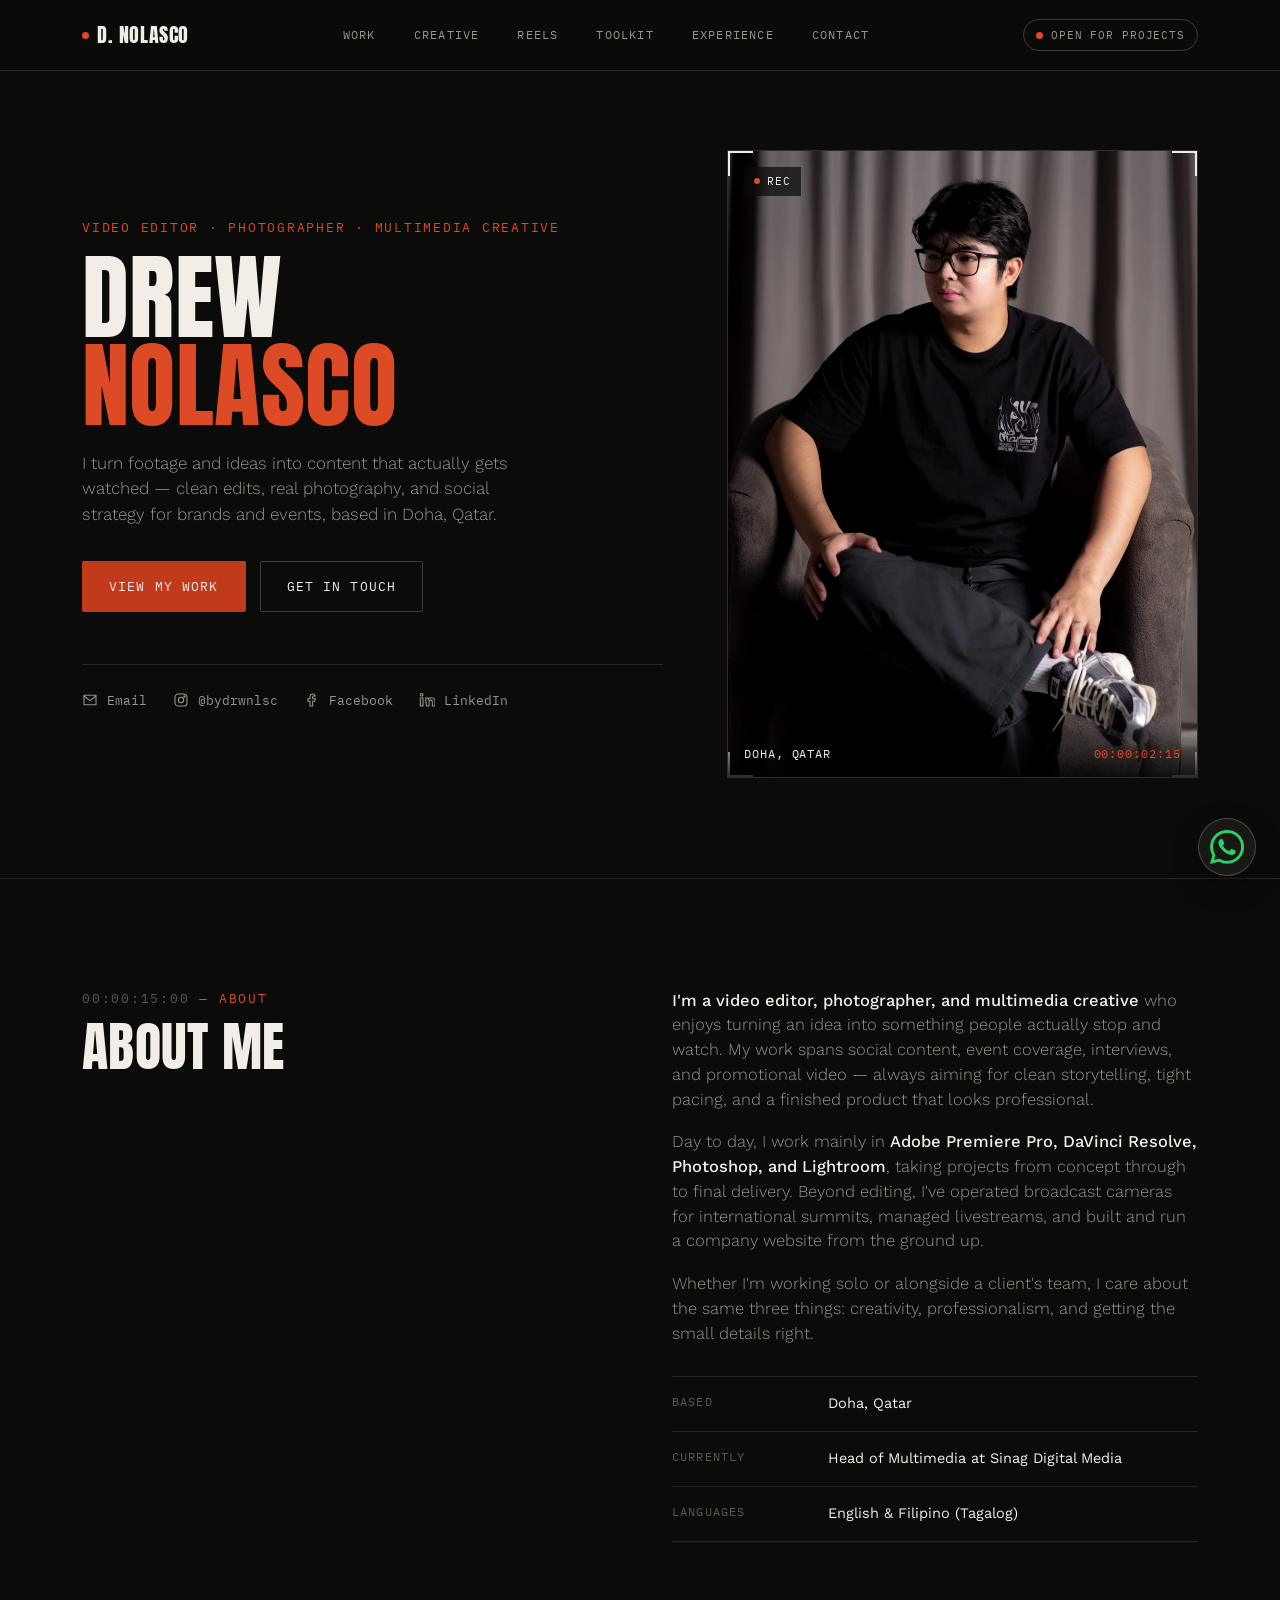
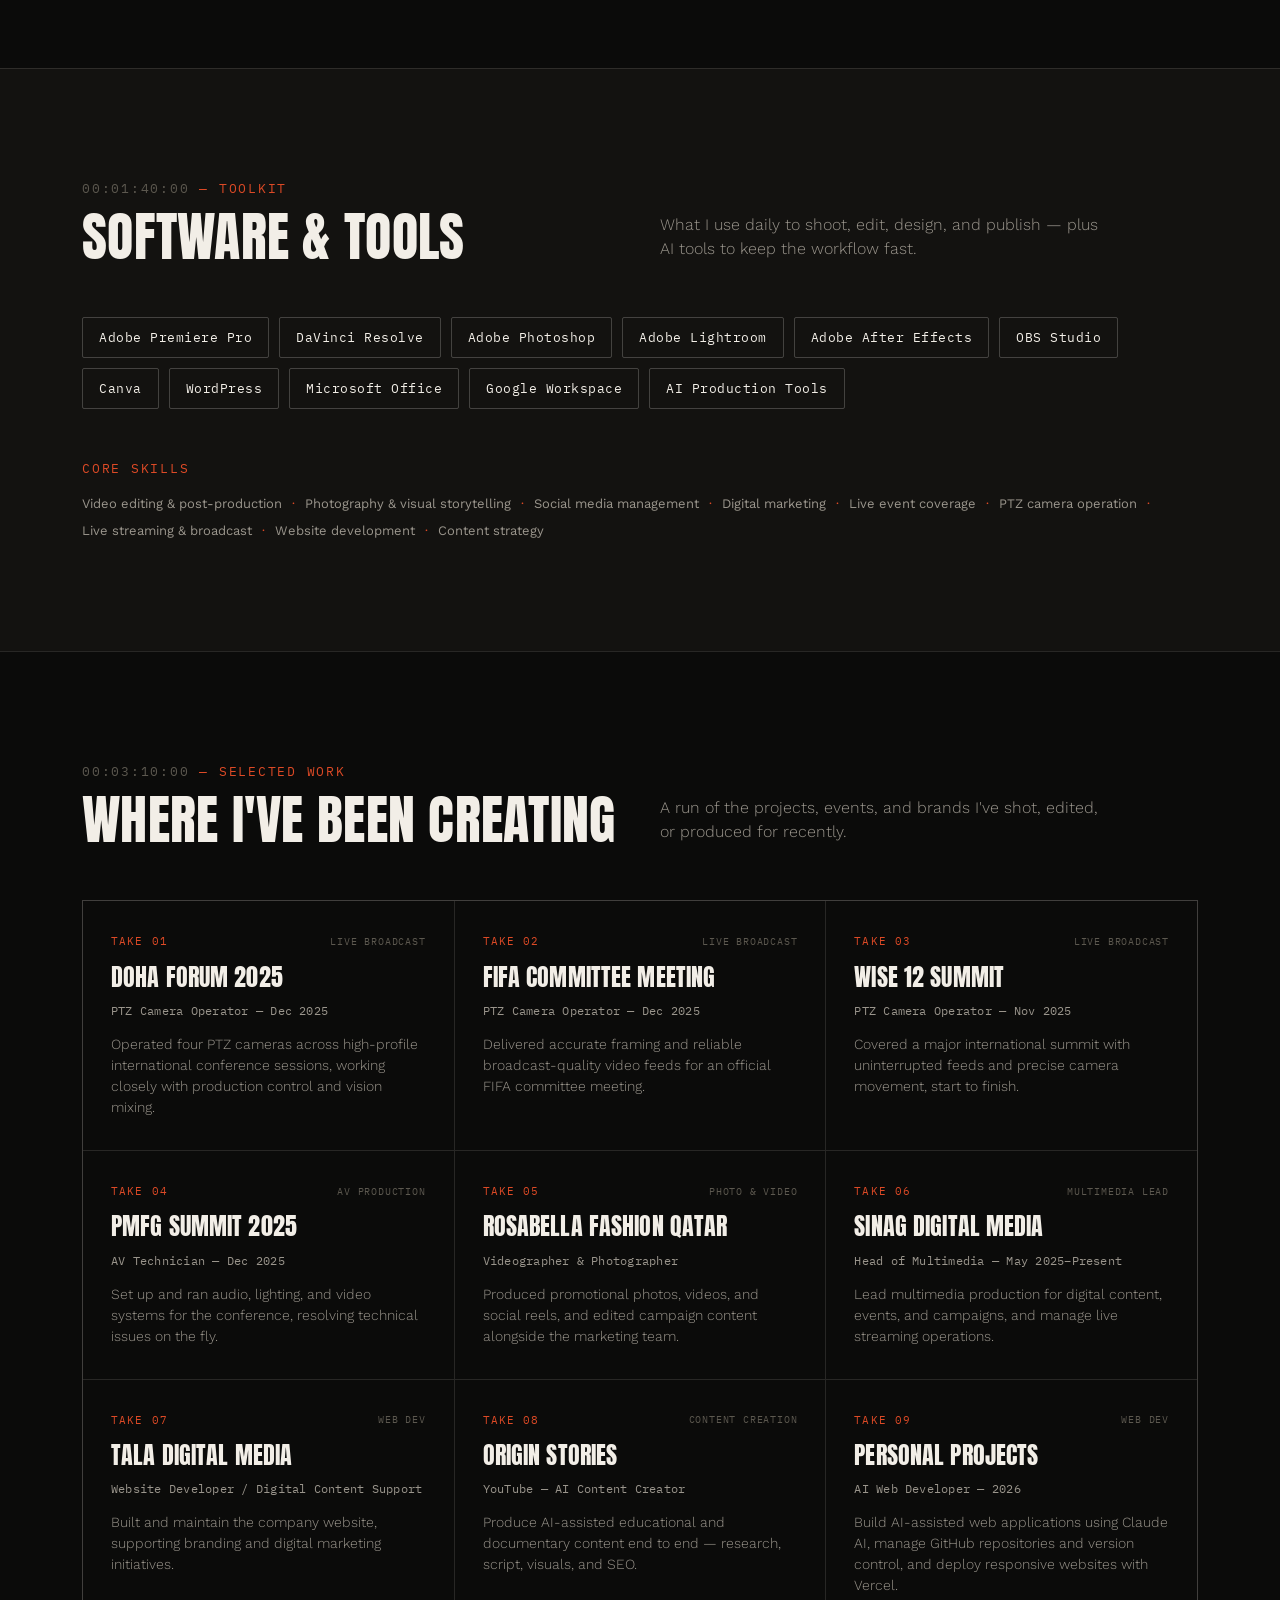
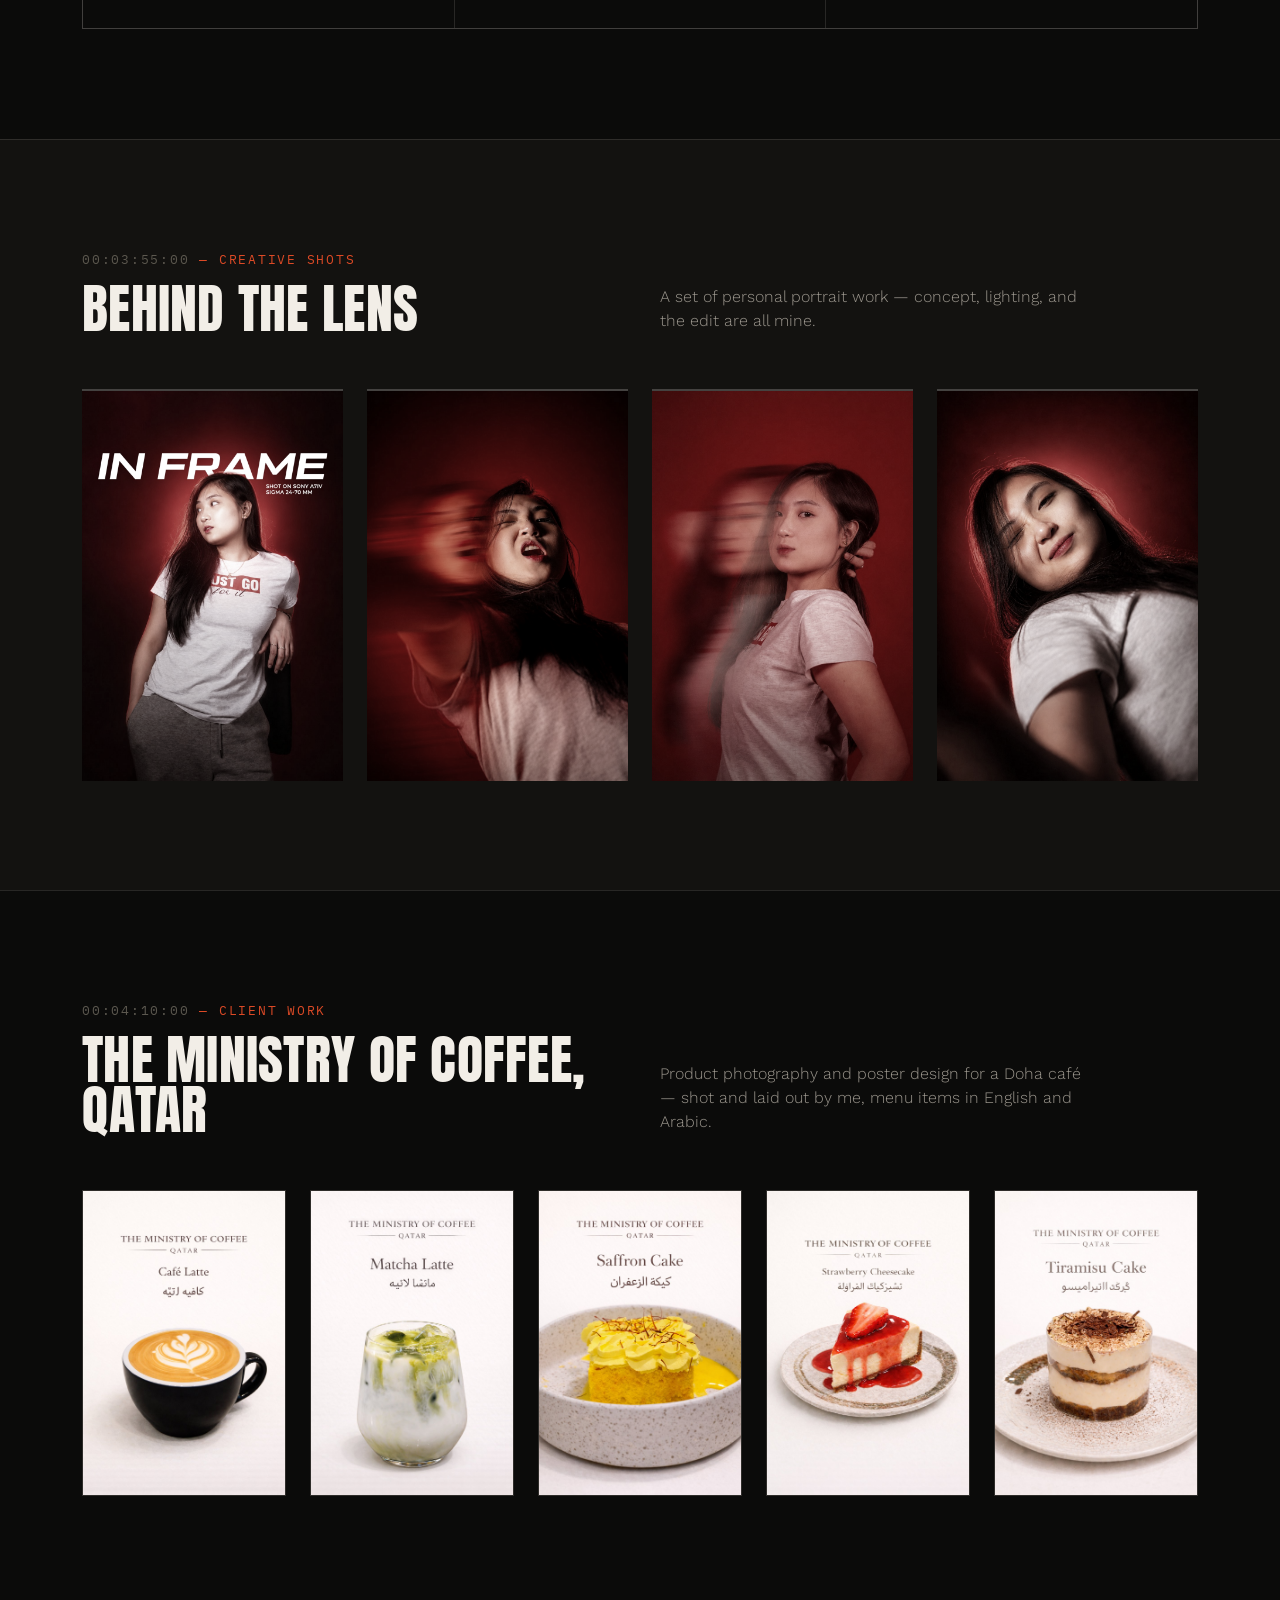
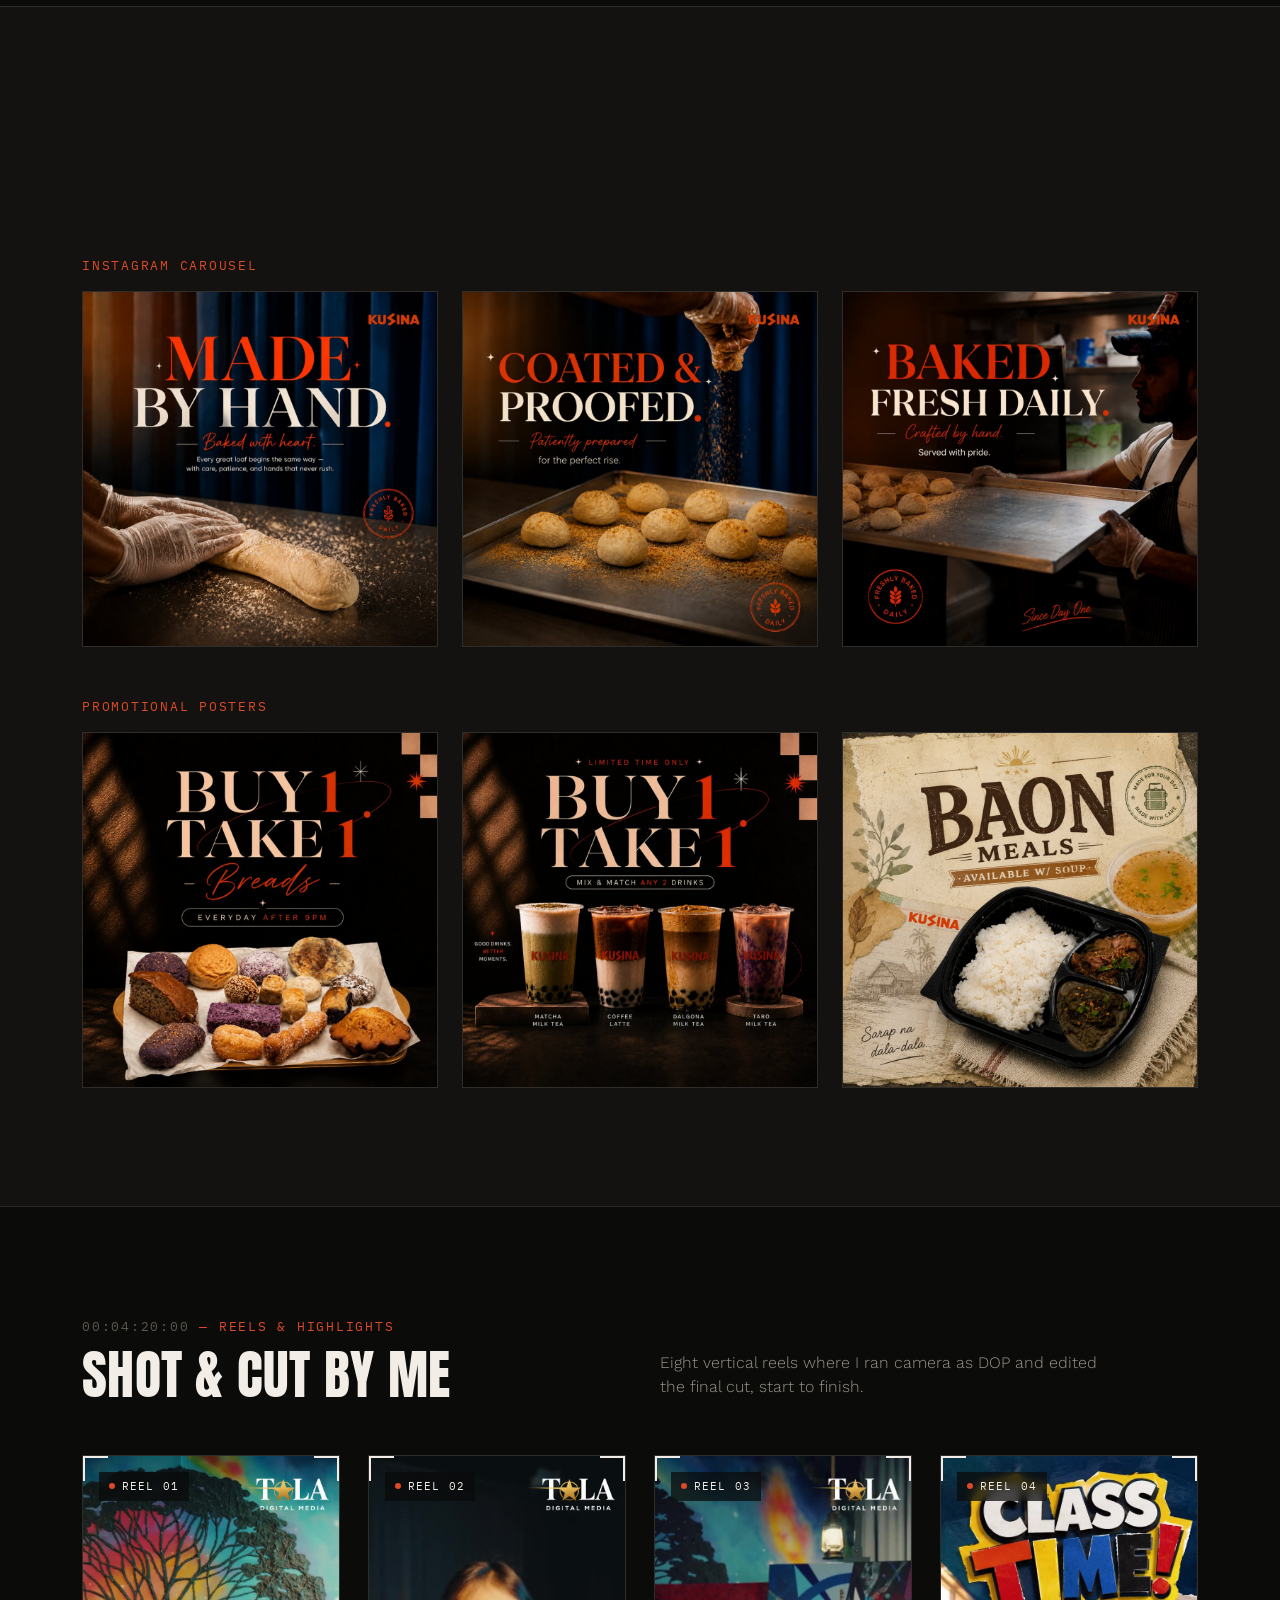
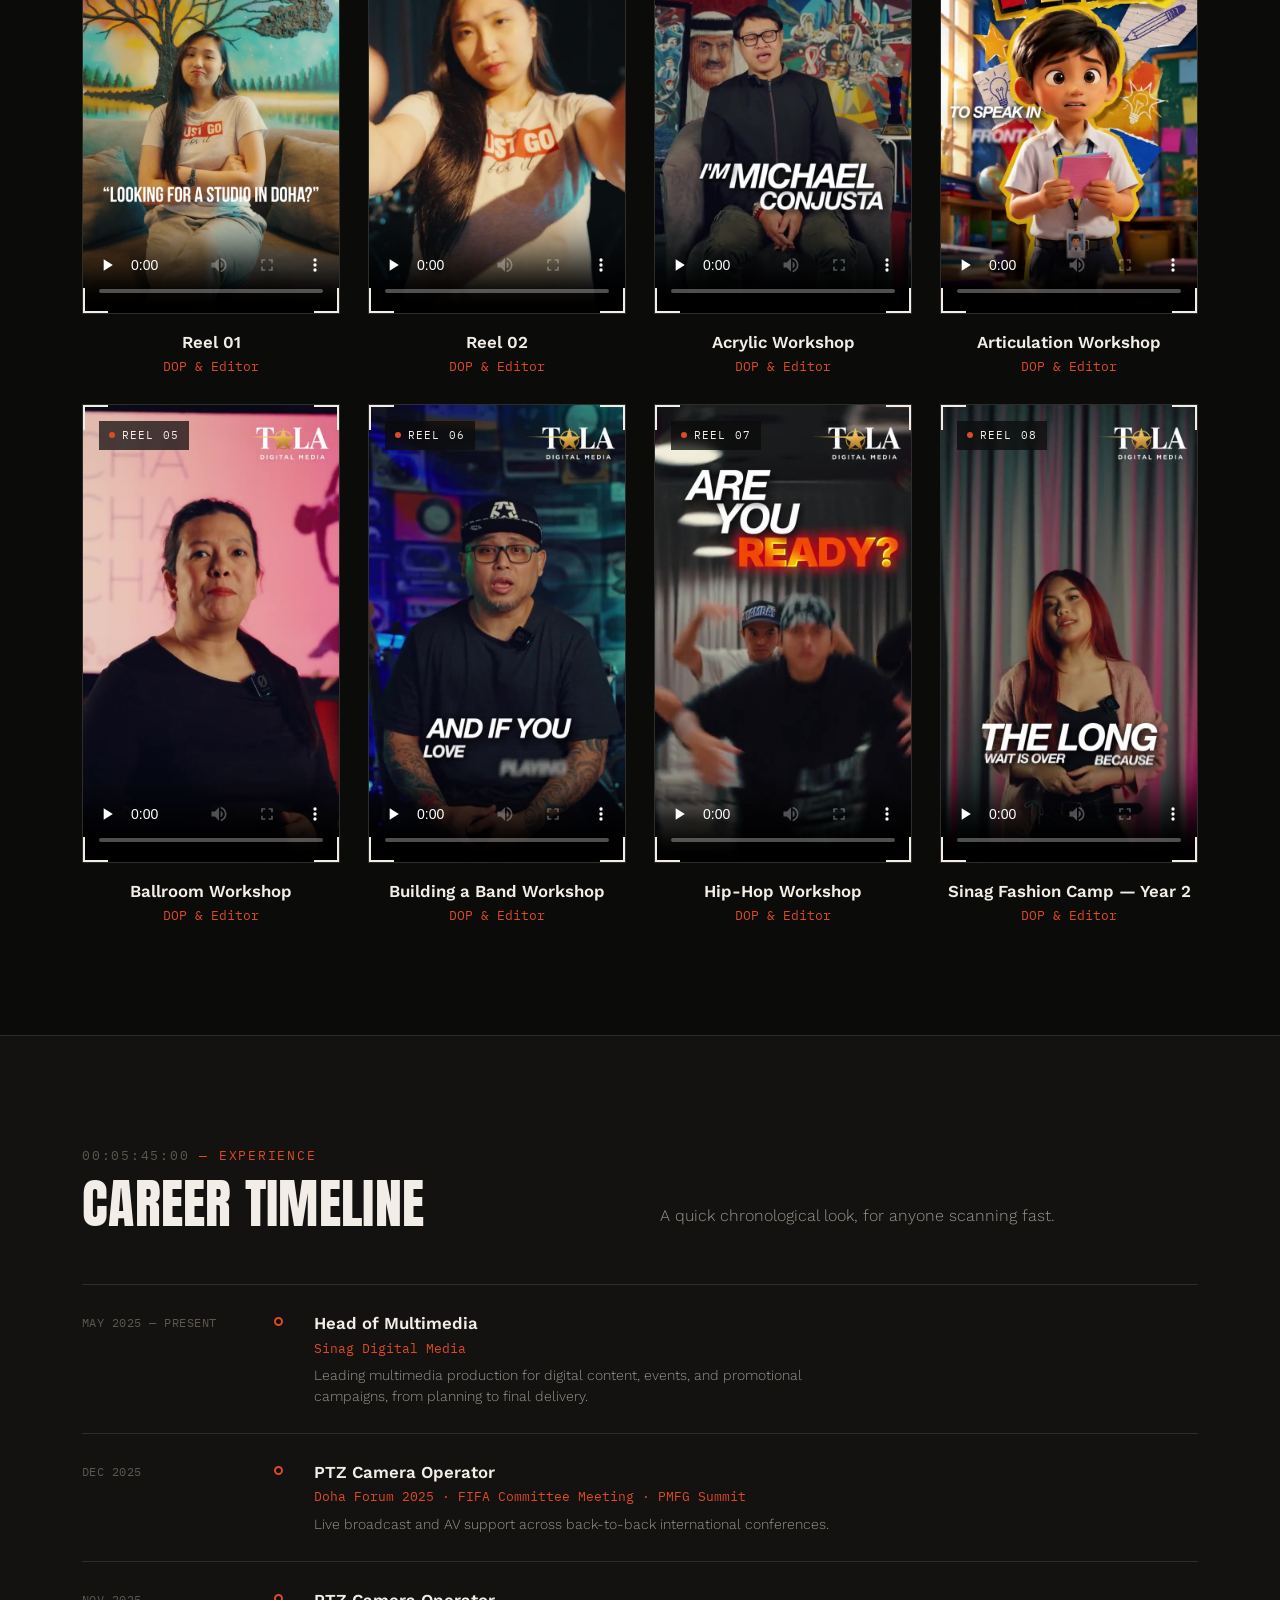
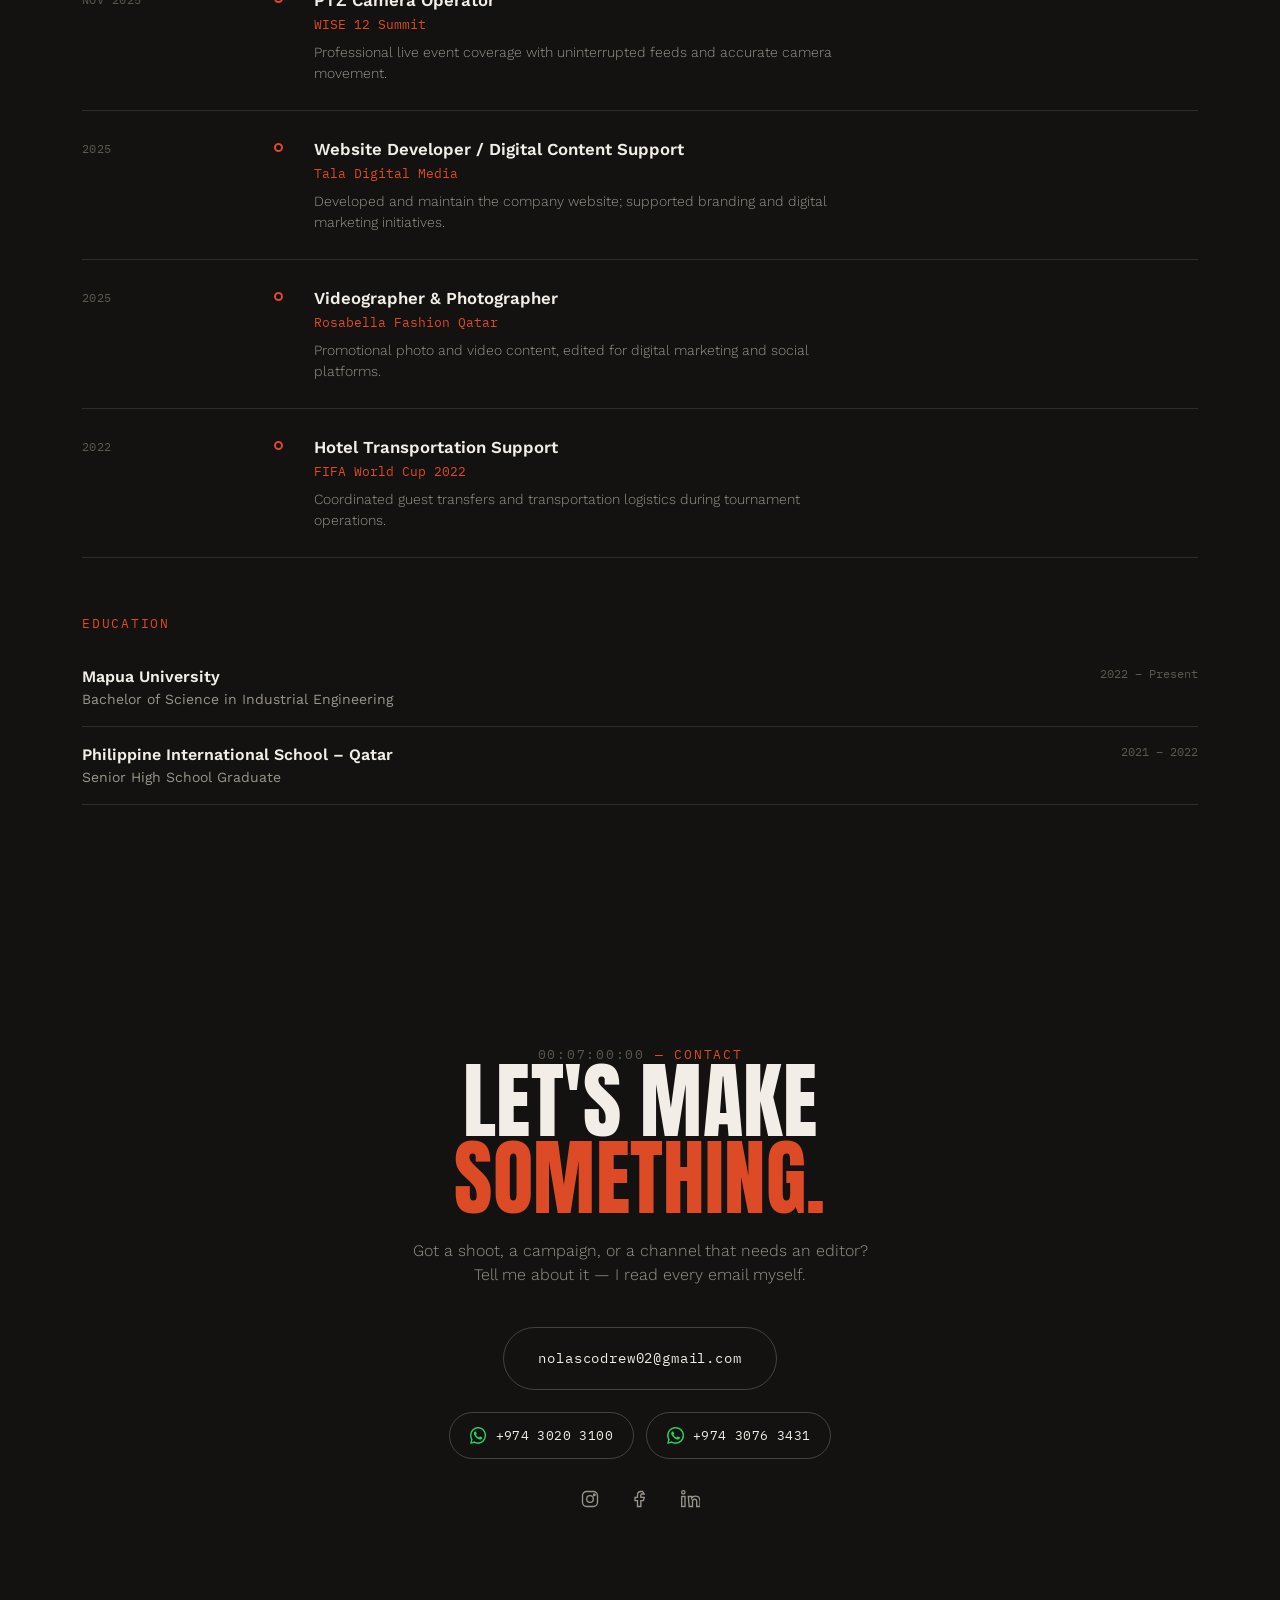
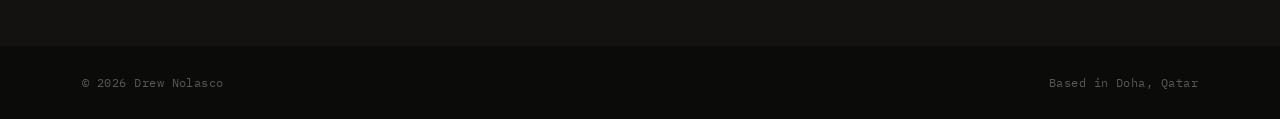
<file: index.html>
<!DOCTYPE html>
<html lang="en">
<head>
<meta charset="UTF-8">
<meta name="viewport" content="width=device-width, initial-scale=1.0">
<title>Drew Nolasco — Video Editor, Photographer &amp; Multimedia Creative</title>
<meta name="description" content="Drew Nolasco is a video editor, photographer, and multimedia creative based in Doha, Qatar, working across live broadcast, social content, and brand campaigns.">
<link rel="preconnect" href="https://fonts.googleapis.com">
<link rel="preconnect" href="https://fonts.gstatic.com" crossorigin>
<link href="https://fonts.googleapis.com/css2?family=Anton&family=IBM+Plex+Mono:wght@400;500;600&family=Work+Sans:wght@300;400;500;600;700&display=swap" rel="stylesheet">
<link rel="stylesheet" href="css/style.css">
</head>
<body>

<header class="site-nav">
  <div class="nav-inner">
    <a href="#top" class="brand"><span class="dot"></span>D. NOLASCO</a>
    <nav class="links">
      <a class="navlink" href="#work">Work</a>
      <a class="navlink" href="#creative">Creative</a>
      <a class="navlink" href="#reels">Reels</a>
      <a class="navlink" href="#toolkit">Toolkit</a>
      <a class="navlink" href="#experience">Experience</a>
      <a class="navlink" href="#contact">Contact</a>
    </nav>
    <div class="status-pill"><span class="rec-dot"></span> Open for projects</div>
    <button class="menu-btn" id="menuBtn" aria-label="Toggle menu" aria-expanded="false"><span></span><span></span><span></span></button>
  </div>
</header>

<main id="top">

  <!-- HERO -->
  <section class="hero">
    <div class="wrap hero-grid">
      <div class="hero-copy">
        <div class="eyebrow">Video Editor · Photographer · Multimedia Creative</div>
        <h1>DREW<br><span class="accent">NOLASCO</span></h1>
        <p class="hero-tag">I turn footage and ideas into content that actually gets watched — clean edits, real photography, and social strategy for brands and events, based in Doha, Qatar.</p>
        <div class="hero-ctas">
          <a href="#work" class="btn btn-primary">View my work</a>
          <a href="#contact" class="btn btn-ghost">Get in touch</a>
        </div>
        <div class="hero-socials">
          <a class="social-item" href="mailto:nolascodrew02@gmail.com">
            <svg viewBox="0 0 24 24" fill="none" stroke="currentColor" stroke-width="1.6"><path d="M3 5h18v14H3z"/><path d="m3 6 9 7 9-7"/></svg>
            Email
          </a>
          <a class="social-item" href="https://www.instagram.com/bydrwnlsc/" target="_blank" rel="noopener">
            <svg viewBox="0 0 24 24" fill="none" stroke="currentColor" stroke-width="1.6"><rect x="3" y="3" width="18" height="18" rx="5"/><circle cx="12" cy="12" r="4"/><circle cx="17.2" cy="6.8" r="1"/></svg>
            @bydrwnlsc
          </a>
          <a class="social-item" href="https://www.facebook.com/drew.dhiren.nolasco" target="_blank" rel="noopener">
            <svg viewBox="0 0 24 24" fill="none" stroke="currentColor" stroke-width="1.6"><path d="M15 3h-2a4 4 0 0 0-4 4v3H6v4h3v7h4v-7h3l1-4h-4V7a1 1 0 0 1 1-1h3z"/></svg>
            Facebook
          </a>
          <a class="social-item" href="https://www.linkedin.com/in/drewnolasco/" target="_blank" rel="noopener">
            <svg viewBox="0 0 24 24" fill="none" stroke="currentColor" stroke-width="1.6"><rect x="2" y="9" width="4" height="12"/><circle cx="4" cy="4" r="2"/><path d="M10 9h4v2c1-1.6 2.6-2.4 4.5-2.4 3 0 5.5 2 5.5 5.9V21h-4v-6c0-1.7-1-2.8-2.5-2.8S15 13.3 15 15v6h-4z"/></svg>
            LinkedIn
          </a>
        </div>
      </div>

      <div class="hero-photo-wrap" data-reveal>
        <div class="frame tilt">
          <img src="assets/images/hero.jpg" alt="Portrait of Drew Nolasco">
          <span class="corner tl"></span><span class="corner tr"></span><span class="corner bl"></span><span class="corner br"></span>
          <div class="frame-tag"><span class="dot"></span>REC</div>
          <div class="frame-bar"><span>DOHA, QATAR</span><span id="tc">00:00:00:00</span></div>
        </div>
      </div>
    </div>
  </section>

  <!-- ABOUT -->
  <section class="section" id="about">
    <div class="wrap about-grid">
      <div data-reveal>
        <div class="eyebrow"><span class="tc">00:00:15:00</span> — About</div>
        <h2 style="font-size:clamp(2.2rem,4.4vw,3.4rem);margin-top:14px;">About me</h2>
      </div>
      <div class="about-body" data-reveal>
        <p><strong>I'm a video editor, photographer, and multimedia creative</strong> who enjoys turning an idea into something people actually stop and watch. My work spans social content, event coverage, interviews, and promotional video — always aiming for clean storytelling, tight pacing, and a finished product that looks professional.</p>
        <p>Day to day, I work mainly in <strong>Adobe Premiere Pro, DaVinci Resolve, Photoshop, and Lightroom</strong>, taking projects from concept through to final delivery. Beyond editing, I've operated broadcast cameras for international summits, managed livestreams, and built and run a company website from the ground up.</p>
        <p>Whether I'm working solo or alongside a client's team, I care about the same three things: creativity, professionalism, and getting the small details right.</p>
        <dl class="facts">
          <div class="fact"><dt>Based</dt><dd>Doha, Qatar</dd></div>
          <div class="fact"><dt>Currently</dt><dd>Head of Multimedia at Sinag Digital Media</dd></div>
          <div class="fact"><dt>Languages</dt><dd>English &amp; Filipino (Tagalog)</dd></div>
        </dl>
      </div>
    </div>
  </section>

  <!-- TOOLKIT -->
  <section class="section alt" id="toolkit">
    <div class="wrap">
      <div class="section-head" data-reveal>
        <div>
          <div class="eyebrow"><span class="tc">00:01:40:00</span> — Toolkit</div>
          <h2>Software &amp; tools</h2>
        </div>
        <p>What I use daily to shoot, edit, design, and publish — plus AI tools to keep the workflow fast.</p>
      </div>
      <div class="chip-row" data-reveal>
        <span class="chip">Adobe Premiere Pro</span>
        <span class="chip">DaVinci Resolve</span>
        <span class="chip">Adobe Photoshop</span>
        <span class="chip">Adobe Lightroom</span>
        <span class="chip">Adobe After Effects</span>
        <span class="chip">OBS Studio</span>
        <span class="chip">Canva</span>
        <span class="chip">WordPress</span>
        <span class="chip">Microsoft Office</span>
        <span class="chip">Google Workspace</span>
        <span class="chip">AI Production Tools</span>
      </div>
      <div class="toolkit-sub" data-reveal>
        <div class="eyebrow">Core skills</div>
        <div class="skill-row">
          <span>Video editing &amp; post-production</span>
          <span>Photography &amp; visual storytelling</span>
          <span>Social media management</span>
          <span>Digital marketing</span>
          <span>Live event coverage</span>
          <span>PTZ camera operation</span>
          <span>Live streaming &amp; broadcast</span>
          <span>Website development</span>
          <span>Content strategy</span>
        </div>
      </div>
    </div>
  </section>

  <!-- WORK -->
  <section class="section" id="work">
    <div class="wrap">
      <div class="section-head" data-reveal>
        <div>
          <div class="eyebrow"><span class="tc">00:03:10:00</span> — Selected work</div>
          <h2>Where I've been creating</h2>
        </div>
        <p>A run of the projects, events, and brands I've shot, edited, or produced for recently.</p>
      </div>

      <div class="work-grid" data-reveal>
        <div class="work-card">
          <div class="work-top"><span class="take">TAKE 01</span><span class="tag">Live Broadcast</span></div>
          <h3>Doha Forum 2025</h3>
          <div class="work-role">PTZ Camera Operator — Dec 2025</div>
          <p>Operated four PTZ cameras across high-profile international conference sessions, working closely with production control and vision mixing.</p>
        </div>
        <div class="work-card">
          <div class="work-top"><span class="take">TAKE 02</span><span class="tag">Live Broadcast</span></div>
          <h3>FIFA Committee Meeting</h3>
          <div class="work-role">PTZ Camera Operator — Dec 2025</div>
          <p>Delivered accurate framing and reliable broadcast-quality video feeds for an official FIFA committee meeting.</p>
        </div>
        <div class="work-card">
          <div class="work-top"><span class="take">TAKE 03</span><span class="tag">Live Broadcast</span></div>
          <h3>WISE 12 Summit</h3>
          <div class="work-role">PTZ Camera Operator — Nov 2025</div>
          <p>Covered a major international summit with uninterrupted feeds and precise camera movement, start to finish.</p>
        </div>
        <div class="work-card">
          <div class="work-top"><span class="take">TAKE 04</span><span class="tag">AV Production</span></div>
          <h3>PMFG Summit 2025</h3>
          <div class="work-role">AV Technician — Dec 2025</div>
          <p>Set up and ran audio, lighting, and video systems for the conference, resolving technical issues on the fly.</p>
        </div>
        <div class="work-card">
          <div class="work-top"><span class="take">TAKE 05</span><span class="tag">Photo &amp; Video</span></div>
          <h3>Rosabella Fashion Qatar</h3>
          <div class="work-role">Videographer &amp; Photographer</div>
          <p>Produced promotional photos, videos, and social reels, and edited campaign content alongside the marketing team.</p>
        </div>
        <div class="work-card">
          <div class="work-top"><span class="take">TAKE 06</span><span class="tag">Multimedia Lead</span></div>
          <h3>Sinag Digital Media</h3>
          <div class="work-role">Head of Multimedia — May 2025–Present</div>
          <p>Lead multimedia production for digital content, events, and campaigns, and manage live streaming operations.</p>
        </div>
        <div class="work-card">
          <div class="work-top"><span class="take">TAKE 07</span><span class="tag">Web Dev</span></div>
          <h3>Tala Digital Media</h3>
          <div class="work-role">Website Developer / Digital Content Support</div>
          <p>Built and maintain the company website, supporting branding and digital marketing initiatives.</p>
        </div>
        <div class="work-card">
          <div class="work-top"><span class="take">TAKE 08</span><span class="tag">Content Creation</span></div>
          <h3>Origin Stories</h3>
          <div class="work-role">YouTube — AI Content Creator</div>
          <p>Produce AI-assisted educational and documentary content end to end — research, script, visuals, and SEO.</p>
        </div>
        <div class="work-card">
          <div class="work-top"><span class="take">TAKE 09</span><span class="tag">Web Dev</span></div>
          <h3>Personal Projects</h3>
          <div class="work-role">AI Web Developer — 2026</div>
          <p>Build AI-assisted web applications using Claude AI, manage GitHub repositories and version control, and deploy responsive websites with Vercel.</p>
        </div>
      </div>
    </div>
  </section>

  <!-- CREATIVE SHOTS -->
  <section class="section alt" id="creative">
    <div class="wrap">
      <div class="section-head" data-reveal>
        <div>
          <div class="eyebrow"><span class="tc">00:03:55:00</span> — Creative shots</div>
          <h2>Behind the lens</h2>
        </div>
        <p>A set of personal portrait work — concept, lighting, and the edit are all mine.</p>
      </div>

      <div class="creative-grid" data-reveal>
        <div class="gallery-frame tilt">
          <img src="assets/images/creative-01.jpg" alt="Red-lit portrait, motion blur, creative photography by Drew Nolasco">
          <div class="gallery-caption"><span>01</span>Motion &amp; Light</div>
        </div>
        <div class="gallery-frame tilt">
          <img src="assets/images/creative-02.jpg" alt="Red-lit portrait with double exposure effect, creative photography by Drew Nolasco">
          <div class="gallery-caption"><span>02</span>Double Exposure</div>
        </div>
        <div class="gallery-frame tilt">
          <img src="assets/images/creative-03.jpg" alt="Low-angle red-lit portrait, creative photography by Drew Nolasco">
          <div class="gallery-caption"><span>03</span>Low Angle</div>
        </div>
        <div class="gallery-frame tilt">
          <img src="assets/images/creative-04.jpg" alt="Red-lit portrait, creative photography by Drew Nolasco">
          <div class="gallery-caption"><span>04</span>Studio Red</div>
        </div>
      </div>
    </div>
  </section>

  <!-- CLIENT WORK: THE MINISTRY OF COFFEE -->
  <section class="section" id="ministry-of-coffee">
    <div class="wrap">
      <div class="section-head" data-reveal>
        <div>
          <div class="eyebrow"><span class="tc">00:04:10:00</span> — Client work</div>
          <h2>The Ministry of Coffee, Qatar</h2>
        </div>
        <p>Product photography and poster design for a Doha café — shot and laid out by me, menu items in English and Arabic.</p>
      </div>

      <div class="creative-grid" data-reveal>
        <div class="poster-frame tilt">
          <img src="assets/images/cafe-latte.jpg" alt="Café Latte poster for The Ministry of Coffee, Qatar, photographed and designed by Drew Nolasco">
        </div>
        <div class="poster-frame tilt">
          <img src="assets/images/matcha-latte.jpg" alt="Matcha Latte poster for The Ministry of Coffee, Qatar, photographed and designed by Drew Nolasco">
        </div>
        <div class="poster-frame tilt">
          <img src="assets/images/saffron-cake.jpg" alt="Saffron Cake poster for The Ministry of Coffee, Qatar, photographed and designed by Drew Nolasco">
        </div>
        <div class="poster-frame tilt">
          <img src="assets/images/strawberry-cheesecake.jpg" alt="Strawberry Cheesecake poster for The Ministry of Coffee, Qatar, photographed and designed by Drew Nolasco">
        </div>
        <div class="poster-frame tilt">
          <img src="assets/images/tiramisu-cake.jpg" alt="Tiramisu Cake poster for The Ministry of Coffee, Qatar, photographed and designed by Drew Nolasco">
        </div>
      </div>
    </div>
  </section>

  <!-- CLIENT WORK: NEW KUSINA -->
  <section class="section alt" id="new-kusina">
    <div class="wrap">
      <div class="section-head" data-reveal>
        <div>
          <div class="eyebrow"><span class="tc">00:04:35:00</span> — Client work</div>
          <h2>New Kusina</h2>
        </div>
        <p>Social content and promotional posters for a Filipino bakery &amp; milk tea brand.</p>
      </div>

      <div class="toolkit-sub" style="margin-top:0;">
        <div class="eyebrow" style="margin-bottom:16px;">Instagram carousel</div>
        <div class="square-grid" data-reveal>
          <div class="poster-frame square tilt">
            <img src="assets/images/kusina-carousel-1.jpg" alt="New Kusina Instagram carousel post 1, made by Drew Nolasco">
          </div>
          <div class="poster-frame square tilt">
            <img src="assets/images/kusina-carousel-2.jpg" alt="New Kusina Instagram carousel post 2, made by Drew Nolasco">
          </div>
          <div class="poster-frame square tilt">
            <img src="assets/images/kusina-carousel-3.jpg" alt="New Kusina Instagram carousel post 3, made by Drew Nolasco">
          </div>
        </div>
      </div>

      <div class="toolkit-sub">
        <div class="eyebrow" style="margin-bottom:16px;">Promotional posters</div>
        <div class="square-grid" data-reveal>
          <div class="poster-frame square tilt">
            <img src="assets/images/kusina-poster-breads.jpg" alt="New Kusina Buy 1 Take 1 Breads promotional poster, made by Drew Nolasco">
          </div>
          <div class="poster-frame square tilt">
            <img src="assets/images/kusina-poster-milktea.jpg" alt="New Kusina Buy 1 Take 1 milk tea promotional poster, made by Drew Nolasco">
          </div>
          <div class="poster-frame square tilt">
            <img src="assets/images/kusina-poster-baon.jpg" alt="New Kusina Baon Meals promotional poster, made by Drew Nolasco">
          </div>
        </div>
      </div>
    </div>
  </section>

  <!-- REELS -->
  <section class="section" id="reels">
    <div class="wrap">
      <div class="section-head" data-reveal>
        <div>
          <div class="eyebrow"><span class="tc">00:04:20:00</span> — Reels &amp; highlights</div>
          <h2>Shot &amp; cut by me</h2>
        </div>
        <p>Eight vertical reels where I ran camera as DOP and edited the final cut, start to finish.</p>
      </div>

      <div class="reels-grid" data-reveal>
        <div class="reel-card">
          <div class="frame reel-frame tilt">
            <video controls playsinline preload="none" poster="assets/video/poster-01.jpg">
              <source src="assets/video/reel-01.mp4" type="video/mp4">
            </video>
            <span class="corner tl"></span><span class="corner tr"></span><span class="corner bl"></span><span class="corner br"></span>
            <div class="frame-tag"><span class="dot"></span>REEL 01</div>
          </div>
          <div class="reel-meta">
            <div class="t-role">Reel 01</div>
            <div class="t-co">DOP &amp; Editor</div>
          </div>
        </div>
        <div class="reel-card">
          <div class="frame reel-frame tilt">
            <video controls playsinline preload="none" poster="assets/video/poster-02.jpg">
              <source src="assets/video/reel-02.mp4" type="video/mp4">
            </video>
            <span class="corner tl"></span><span class="corner tr"></span><span class="corner bl"></span><span class="corner br"></span>
            <div class="frame-tag"><span class="dot"></span>REEL 02</div>
          </div>
          <div class="reel-meta">
            <div class="t-role">Reel 02</div>
            <div class="t-co">DOP &amp; Editor</div>
          </div>
        </div>
        <div class="reel-card">
          <div class="frame reel-frame tilt">
            <video controls playsinline preload="none" poster="assets/video/poster-acrylic.jpg">
              <source src="assets/video/reel-acrylic.mp4" type="video/mp4">
            </video>
            <span class="corner tl"></span><span class="corner tr"></span><span class="corner bl"></span><span class="corner br"></span>
            <div class="frame-tag"><span class="dot"></span>REEL 03</div>
          </div>
          <div class="reel-meta">
            <div class="t-role">Acrylic Workshop</div>
            <div class="t-co">DOP &amp; Editor</div>
          </div>
        </div>
        <div class="reel-card">
          <div class="frame reel-frame tilt">
            <video controls playsinline preload="none" poster="assets/video/poster-articulation.jpg">
              <source src="assets/video/reel-articulation.mp4" type="video/mp4">
            </video>
            <span class="corner tl"></span><span class="corner tr"></span><span class="corner bl"></span><span class="corner br"></span>
            <div class="frame-tag"><span class="dot"></span>REEL 04</div>
          </div>
          <div class="reel-meta">
            <div class="t-role">Articulation Workshop</div>
            <div class="t-co">DOP &amp; Editor</div>
          </div>
        </div>
        <div class="reel-card">
          <div class="frame reel-frame tilt">
            <video controls playsinline preload="none" poster="assets/video/poster-ballroom.jpg">
              <source src="assets/video/reel-ballroom.mp4" type="video/mp4">
            </video>
            <span class="corner tl"></span><span class="corner tr"></span><span class="corner bl"></span><span class="corner br"></span>
            <div class="frame-tag"><span class="dot"></span>REEL 05</div>
          </div>
          <div class="reel-meta">
            <div class="t-role">Ballroom Workshop</div>
            <div class="t-co">DOP &amp; Editor</div>
          </div>
        </div>
        <div class="reel-card">
          <div class="frame reel-frame tilt">
            <video controls playsinline preload="none" poster="assets/video/poster-building-a-band.jpg">
              <source src="assets/video/reel-building-a-band.mp4" type="video/mp4">
            </video>
            <span class="corner tl"></span><span class="corner tr"></span><span class="corner bl"></span><span class="corner br"></span>
            <div class="frame-tag"><span class="dot"></span>REEL 06</div>
          </div>
          <div class="reel-meta">
            <div class="t-role">Building a Band Workshop</div>
            <div class="t-co">DOP &amp; Editor</div>
          </div>
        </div>
        <div class="reel-card">
          <div class="frame reel-frame tilt">
            <video controls playsinline preload="none" poster="assets/video/poster-hip-hop.jpg">
              <source src="assets/video/reel-hip-hop.mp4" type="video/mp4">
            </video>
            <span class="corner tl"></span><span class="corner tr"></span><span class="corner bl"></span><span class="corner br"></span>
            <div class="frame-tag"><span class="dot"></span>REEL 07</div>
          </div>
          <div class="reel-meta">
            <div class="t-role">Hip-Hop Workshop</div>
            <div class="t-co">DOP &amp; Editor</div>
          </div>
        </div>
        <div class="reel-card">
          <div class="frame reel-frame tilt">
            <video controls playsinline preload="none" poster="assets/video/poster-fashion-camp.jpg">
              <source src="assets/video/reel-fashion-camp.mp4" type="video/mp4">
            </video>
            <span class="corner tl"></span><span class="corner tr"></span><span class="corner bl"></span><span class="corner br"></span>
            <div class="frame-tag"><span class="dot"></span>REEL 08</div>
          </div>
          <div class="reel-meta">
            <div class="t-role">Sinag Fashion Camp — Year 2</div>
            <div class="t-co">DOP &amp; Editor</div>
          </div>
        </div>
      </div>
    </div>
  </section>

  <!-- EXPERIENCE / TIMELINE -->
  <section class="section alt" id="experience">
    <div class="wrap">
      <div class="section-head" data-reveal>
        <div>
          <div class="eyebrow"><span class="tc">00:05:45:00</span> — Experience</div>
          <h2>Career timeline</h2>
        </div>
        <p>A quick chronological look, for anyone scanning fast.</p>
      </div>

      <div class="timeline" data-reveal>
        <div class="t-item">
          <div class="t-date">MAY 2025 — PRESENT</div>
          <div class="t-rail"><div class="t-dot"></div></div>
          <div>
            <div class="t-role">Head of Multimedia</div>
            <div class="t-co">Sinag Digital Media</div>
            <div class="t-desc">Leading multimedia production for digital content, events, and promotional campaigns, from planning to final delivery.</div>
          </div>
        </div>
        <div class="t-item">
          <div class="t-date">DEC 2025</div>
          <div class="t-rail"><div class="t-dot"></div></div>
          <div>
            <div class="t-role">PTZ Camera Operator</div>
            <div class="t-co">Doha Forum 2025 · FIFA Committee Meeting · PMFG Summit</div>
            <div class="t-desc">Live broadcast and AV support across back-to-back international conferences.</div>
          </div>
        </div>
        <div class="t-item">
          <div class="t-date">NOV 2025</div>
          <div class="t-rail"><div class="t-dot"></div></div>
          <div>
            <div class="t-role">PTZ Camera Operator</div>
            <div class="t-co">WISE 12 Summit</div>
            <div class="t-desc">Professional live event coverage with uninterrupted feeds and accurate camera movement.</div>
          </div>
        </div>
        <div class="t-item">
          <div class="t-date">2025</div>
          <div class="t-rail"><div class="t-dot"></div></div>
          <div>
            <div class="t-role">Website Developer / Digital Content Support</div>
            <div class="t-co">Tala Digital Media</div>
            <div class="t-desc">Developed and maintain the company website; supported branding and digital marketing initiatives.</div>
          </div>
        </div>
        <div class="t-item">
          <div class="t-date">2025</div>
          <div class="t-rail"><div class="t-dot"></div></div>
          <div>
            <div class="t-role">Videographer &amp; Photographer</div>
            <div class="t-co">Rosabella Fashion Qatar</div>
            <div class="t-desc">Promotional photo and video content, edited for digital marketing and social platforms.</div>
          </div>
        </div>
        <div class="t-item">
          <div class="t-date">2022</div>
          <div class="t-rail"><div class="t-dot"></div></div>
          <div>
            <div class="t-role">Hotel Transportation Support</div>
            <div class="t-co">FIFA World Cup 2022</div>
            <div class="t-desc">Coordinated guest transfers and transportation logistics during tournament operations.</div>
          </div>
        </div>
      </div>

      <div class="edu-block" data-reveal>
        <div class="eyebrow" style="margin-bottom:16px;">Education</div>
        <div class="edu-item">
          <div>
            <div class="school">Mapua University</div>
            <div class="degree">Bachelor of Science in Industrial Engineering</div>
          </div>
          <div class="yrs">2022 – Present</div>
        </div>
        <div class="edu-item">
          <div>
            <div class="school">Philippine International School – Qatar</div>
            <div class="degree">Senior High School Graduate</div>
          </div>
          <div class="yrs">2021 – 2022</div>
        </div>
      </div>
    </div>
  </section>

  <!-- CONTACT -->
  <section class="contact" id="contact">
    <div class="wrap">
      <div class="eyebrow" style="justify-content:center;"><span class="tc">00:07:00:00</span> — Contact</div>
      <h2 data-reveal>Let's make<br><span class="accent">something.</span></h2>
      <p data-reveal>Got a shoot, a campaign, or a channel that needs an editor? Tell me about it — I read every email myself.</p>
      <div class="contact-cta" data-reveal>
        <a class="mail-btn" href="mailto:nolascodrew02@gmail.com">nolascodrew02@gmail.com</a>
        <div class="whatsapp-row">
          <a class="wa-btn" href="https://wa.me/97430203100" target="_blank" rel="noopener">
            <img src="assets/images/whatsapp-icon.png" alt="" width="17" height="17">
            +974 3020 3100
          </a>
          <a class="wa-btn" href="https://wa.me/97430763431" target="_blank" rel="noopener">
            <img src="assets/images/whatsapp-icon.png" alt="" width="17" height="17">
            +974 3076 3431
          </a>
        </div>
        <div class="contact-socials">
          <a href="https://www.instagram.com/bydrwnlsc/" target="_blank" rel="noopener" aria-label="Instagram">
            <svg viewBox="0 0 24 24" fill="none" stroke="currentColor" stroke-width="1.6"><rect x="3" y="3" width="18" height="18" rx="5"/><circle cx="12" cy="12" r="4"/><circle cx="17.2" cy="6.8" r="1"/></svg>
          </a>
          <a href="https://www.facebook.com/drew.dhiren.nolasco" target="_blank" rel="noopener" aria-label="Facebook">
            <svg viewBox="0 0 24 24" fill="none" stroke="currentColor" stroke-width="1.6"><path d="M15 3h-2a4 4 0 0 0-4 4v3H6v4h3v7h4v-7h3l1-4h-4V7a1 1 0 0 1 1-1h3z"/></svg>
          </a>
          <a href="https://www.linkedin.com/in/drewnolasco/" target="_blank" rel="noopener" aria-label="LinkedIn">
            <svg viewBox="0 0 24 24" fill="none" stroke="currentColor" stroke-width="1.6"><rect x="2" y="9" width="4" height="12"/><circle cx="4" cy="4" r="2"/><path d="M10 9h4v2c1-1.6 2.6-2.4 4.5-2.4 3 0 5.5 2 5.5 5.9V21h-4v-6c0-1.7-1-2.8-2.5-2.8S15 13.3 15 15v6h-4z"/></svg>
          </a>
        </div>
      </div>
    </div>
  </section>

  <footer>
    <div class="wrap foot-inner">
      <span>© 2026 Drew Nolasco</span>
      <span>Based in Doha, Qatar</span>
    </div>
  </footer>
</main>

<!-- FLOATING CONTACT WIDGET -->
<div class="fab-wrap">
  <div class="fab-menu" id="fabMenu">
    <a class="fab-item" href="https://wa.me/97430203100" target="_blank" rel="noopener">
      <img src="assets/images/whatsapp-icon.png" alt="" width="18" height="18">
      <span>WhatsApp — +974 3020 3100</span>
    </a>
    <a class="fab-item" href="https://wa.me/97430763431" target="_blank" rel="noopener">
      <img src="assets/images/whatsapp-icon.png" alt="" width="18" height="18">
      <span>WhatsApp — +974 3076 3431</span>
    </a>
  </div>
  <button class="fab-btn" id="fabBtn" aria-label="Chat on WhatsApp" aria-expanded="false" aria-controls="fabMenu">
    <img class="fab-icon-open" src="assets/images/whatsapp-icon.png" alt="">
    <svg class="fab-icon-close" viewBox="0 0 24 24" fill="none" stroke="currentColor" stroke-width="2"><path d="M6 6l12 12M18 6 6 18"/></svg>
  </button>
</div>

<script src="js/main.js"></script>

</body>
</html>
</file>
<file: css/style.css>
:root{
    --bg:#0b0b0a;
    --bg-panel:#131210;
    --bg-panel-2:#1a1815;
    --red:#c23a1c;
    --red-bright:#dd4a26;
    --cream:#f2eee7;
    --grey:#9a958c;
    --grey-dim:#5c584f;
    --line:rgba(242,238,231,0.12);
    --line-strong:rgba(242,238,231,0.22);
    --font-display:'Anton', sans-serif;
    --font-body:'Work Sans', sans-serif;
    --font-mono:'IBM Plex Mono', monospace;
    --wrap: 1180px;
  }

  *{box-sizing:border-box;}
  html{scroll-behavior:smooth;}
  html, body{overflow-x:hidden;}
  body{
    margin:0;
    background:var(--bg);
    color:var(--cream);
    font-family:var(--font-body);
    line-height:1.5;
    -webkit-font-smoothing:antialiased;
  }
  img{max-width:100%;display:block;}
  a{color:inherit;text-decoration:none;}
  ul{list-style:none;margin:0;padding:0;}
  section{position:relative;}

  ::selection{background:var(--red);color:var(--cream);}

  /* ---------- 3D TILT ---------- */
  .tilt{transform-style:preserve-3d;transition:transform .15s ease-out, box-shadow .3s ease;will-change:transform;}
  .tilt:hover{box-shadow:0 24px 48px -20px rgba(0,0,0,0.6);}
  @media (prefers-reduced-motion: reduce){
    .tilt{transition:none;}
  }

  a:focus-visible, button:focus-visible, .navlink:focus-visible{
    outline:2px solid var(--red-bright);
    outline-offset:4px;
  }

  .wrap{max-width:var(--wrap);margin:0 auto;padding:0 32px;}

  .eyebrow{
    font-family:var(--font-mono);
    font-size:12.5px;
    letter-spacing:0.14em;
    text-transform:uppercase;
    color:var(--red-bright);
    display:flex;
    align-items:center;
    gap:10px;
  }
  .eyebrow .tc{color:var(--grey-dim);}

  h1,h2,h3{
    font-family:var(--font-display);
    text-transform:uppercase;
    font-weight:400;
    line-height:0.92;
    margin:0;
    letter-spacing:0.005em;
  }

  /* ---------- NAV ---------- */
  header.site-nav{
    position:fixed;top:0;left:0;right:0;z-index:100;
    background:rgba(11,11,10,0.78);
    backdrop-filter:blur(10px);
    border-bottom:1px solid var(--line);
  }
  .nav-inner{
    max-width:var(--wrap);margin:0 auto;padding:0 32px;
    height:70px;display:flex;align-items:center;justify-content:space-between;
  }
  .brand{
    font-family:var(--font-display);
    font-size:20px;letter-spacing:0.03em;
    display:flex;align-items:center;gap:8px;
  }
  .brand .dot{width:7px;height:7px;background:var(--red-bright);border-radius:50%;}
  nav.links{display:flex;gap:34px;}
  .navlink{
    font-family:var(--font-mono);font-size:12px;letter-spacing:0.1em;
    text-transform:uppercase;color:var(--grey);
    padding:6px 2px;border-bottom:1px solid transparent;
    transition:color .2s ease, border-color .2s ease;
  }
  .navlink:hover{color:var(--cream);border-color:var(--red-bright);}
  .status-pill{
    display:flex;align-items:center;gap:8px;
    font-family:var(--font-mono);font-size:11px;letter-spacing:0.08em;
    text-transform:uppercase;color:var(--grey);
    border:1px solid var(--line-strong);
    padding:7px 12px;border-radius:100px;
  }
  .rec-dot{
    width:7px;height:7px;border-radius:50%;background:var(--red-bright);
    animation:pulse 1.6s ease-in-out infinite;
  }
  @keyframes pulse{
    0%,100%{opacity:1;}
    50%{opacity:0.25;}
  }
  .menu-btn{
    display:none;background:none;border:1px solid var(--line-strong);
    color:var(--cream);width:44px;height:44px;border-radius:4px;
    cursor:pointer;flex:none;
  }
  .menu-btn span{display:block;width:16px;height:2px;background:var(--cream);margin:3px auto;transition:transform .25s ease, opacity .25s ease;}
  .menu-btn.is-open span:nth-child(1){transform:translateY(5px) rotate(45deg);}
  .menu-btn.is-open span:nth-child(2){opacity:0;}
  .menu-btn.is-open span:nth-child(3){transform:translateY(-5px) rotate(-45deg);}

  /* ---------- HERO ---------- */
  .hero{
    padding:150px 0 100px;
    min-height:92vh;
    display:flex;align-items:center;
  }
  .hero-grid{
    display:grid;grid-template-columns:1.05fr 0.85fr;gap:64px;align-items:center;
  }
  .hero-copy h1{
    font-size:clamp(3.1rem,7.4vw,6.4rem);
    margin-top:18px;
  }
  .hero-copy h1 .accent{color:var(--red-bright);}
  .hero-tag{
    margin-top:22px;max-width:46ch;color:var(--grey);font-size:17px;font-weight:300;
  }
  .hero-ctas{display:flex;gap:14px;margin-top:34px;flex-wrap:wrap;}
  .btn{
    font-family:var(--font-mono);font-size:12.5px;letter-spacing:0.09em;text-transform:uppercase;
    padding:15px 26px;border-radius:2px;display:inline-flex;align-items:center;gap:10px;
    transition:transform .2s ease, background .2s ease, color .2s ease, border-color .2s ease;
    border:1px solid transparent;
  }
  .btn-primary{background:var(--red);color:var(--cream);}
  .btn-primary:hover{background:var(--red-bright);transform:translateY(-2px);}
  .btn-ghost{border-color:var(--line-strong);color:var(--cream);}
  .btn-ghost:hover{border-color:var(--red-bright);color:var(--red-bright);transform:translateY(-2px);}

  .hero-socials{
    display:flex;gap:26px;margin-top:52px;padding-top:26px;border-top:1px solid var(--line);
  }
  .social-item{display:flex;align-items:center;gap:9px;color:var(--grey);font-family:var(--font-mono);font-size:12.5px;transition:color .2s ease;}
  .social-item:hover{color:var(--red-bright);}
  .social-item svg{width:16px;height:16px;flex:none;}

  .hero-photo-wrap{position:relative;perspective:1000px;}
  .frame{
    position:relative;
    border:1px solid var(--line);
    aspect-ratio:3/4;
    overflow:hidden;
    background:var(--bg-panel);
  }
  .frame img{width:100%;height:100%;object-fit:cover;filter:grayscale(0.08) contrast(1.04);}
  .corner{position:absolute;width:26px;height:26px;border-color:var(--red-bright);}
  .corner.tl{top:-1px;left:-1px;border-top:3px solid;border-left:3px solid;}
  .corner.tr{top:-1px;right:-1px;border-top:3px solid;border-right:3px solid;}
  .corner.bl{bottom:-1px;left:-1px;border-bottom:3px solid;border-left:3px solid;}
  .corner.br{bottom:-1px;right:-1px;border-bottom:3px solid;border-right:3px solid;}

  .frame-tag{
    position:absolute;top:16px;left:16px;
    display:flex;align-items:center;gap:7px;
    background:rgba(11,11,10,0.72);backdrop-filter:blur(4px);
    padding:6px 10px;font-family:var(--font-mono);font-size:11px;letter-spacing:0.1em;
    color:var(--cream);
  }
  .frame-tag .dot{width:6px;height:6px;border-radius:50%;background:var(--red-bright);animation:pulse 1.6s ease-in-out infinite;}

  .frame-bar{
    position:absolute;left:0;right:0;bottom:0;
    display:flex;align-items:center;justify-content:space-between;
    background:linear-gradient(0deg, rgba(0,0,0,0.82), rgba(0,0,0,0));
    padding:22px 16px 14px;
    font-family:var(--font-mono);font-size:11.5px;letter-spacing:0.08em;color:var(--cream);
  }
  #tc{color:var(--red-bright);font-variant-numeric:tabular-nums;}

  /* ---------- CREATIVE SHOTS ---------- */
  .creative-grid{display:grid;grid-template-columns:repeat(4,1fr);gap:24px;perspective:1200px;}
  .gallery-frame{
    position:relative;border-top:2px solid var(--line-strong);aspect-ratio:2/3;overflow:hidden;
    background:var(--bg-panel);transition:border-color .3s ease;
  }
  .gallery-frame:hover{border-top-color:var(--red-bright);}
  .gallery-frame img{
    width:100%;height:100%;object-fit:cover;
    filter:grayscale(0.55) contrast(1.02);
    transform:scale(1.01);
    transition:transform .6s cubic-bezier(.2,.8,.2,1), filter .5s ease;
  }
  .gallery-frame:hover img{transform:scale(1.06);filter:grayscale(0) contrast(1.05);}
  .gallery-frame::after{
    content:"";position:absolute;inset:0;
    background:linear-gradient(0deg, rgba(0,0,0,0.85) 0%, rgba(0,0,0,0.15) 42%, rgba(0,0,0,0) 65%);
    opacity:0;transition:opacity .35s ease;pointer-events:none;
  }
  .gallery-frame:hover::after{opacity:1;}
  .gallery-caption{
    position:absolute;left:0;right:0;bottom:0;padding:20px 18px;
    font-family:var(--font-mono);font-size:13px;letter-spacing:0.03em;color:var(--cream);
    display:flex;align-items:baseline;gap:10px;
    opacity:0;transform:translateY(10px);transition:opacity .35s ease, transform .35s ease;
  }
  .gallery-frame:hover .gallery-caption{opacity:1;transform:translateY(0);}
  .gallery-caption span{color:var(--red-bright);font-size:11px;}
  .poster-frame{position:relative;border:1px solid var(--line);aspect-ratio:2/3;overflow:hidden;background:var(--bg-panel);}
  .poster-frame img{width:100%;height:100%;object-fit:cover;transition:transform .5s ease;}
  .poster-frame:hover img{transform:scale(1.04);}
  .square-grid{display:grid;grid-template-columns:repeat(3,1fr);gap:24px;perspective:1200px;margin-bottom:8px;}
  .poster-frame.square{aspect-ratio:1/1;}
  @media (min-width: 901px){
    #ministry-of-coffee .creative-grid{grid-template-columns:repeat(5,1fr);}
  }
  @media (prefers-reduced-motion: reduce){
    .gallery-frame img{filter:none;}
  }
  @media (hover: none){
    .gallery-frame img{filter:none;transform:none;}
    .gallery-frame::after{opacity:1;background:linear-gradient(0deg, rgba(0,0,0,0.75) 0%, rgba(0,0,0,0) 55%);}
    .gallery-caption{opacity:1;transform:none;}
  }

  /* ---------- REELS ---------- */
  .reels-grid{display:grid;grid-template-columns:repeat(4,1fr);gap:28px;perspective:1200px;}
  .reel-frame{aspect-ratio:9/16;}
  .reel-frame video{width:100%;height:100%;object-fit:cover;display:block;background:#000;}
  .reel-meta{margin-top:16px;text-align:center;}

  /* ---------- SECTION SHELL ---------- */
  .section{padding:110px 0;border-top:1px solid var(--line);}
  .section-head{display:grid;grid-template-columns:1fr 1fr;gap:40px;margin-bottom:56px;align-items:end;}
  .section-head h2{font-size:clamp(2.2rem,4.4vw,3.4rem);margin-top:14px;}
  .section-head p{color:var(--grey);font-weight:300;max-width:44ch;margin:14px 0 0;}
  .alt{background:var(--bg-panel);}

  [data-reveal]{opacity:0;transform:translateY(18px);transition:opacity .6s ease, transform .6s ease;}
  [data-reveal].in-view{opacity:1;transform:translateY(0);}

  /* ---------- ABOUT ---------- */
  .about-grid{display:grid;grid-template-columns:1fr 1fr;gap:64px;}
  .about-body p{color:var(--grey);font-weight:300;font-size:16.5px;margin:0 0 18px;}
  .about-body p strong{color:var(--cream);font-weight:500;}
  .facts{margin-top:30px;border-top:1px solid var(--line);}
  .fact{
    display:grid;grid-template-columns:140px 1fr;gap:16px;
    padding:16px 0;border-bottom:1px solid var(--line);
  }
  .fact dt{font-family:var(--font-mono);font-size:11.5px;letter-spacing:0.1em;text-transform:uppercase;color:var(--grey-dim);margin:0;}
  .fact dd{margin:0;font-size:14.5px;color:var(--cream);}

  /* ---------- TOOLKIT ---------- */
  .chip-row{display:flex;flex-wrap:wrap;gap:10px;}
  .chip{
    font-family:var(--font-mono);font-size:12.5px;letter-spacing:0.04em;
    border:1px solid var(--line-strong);padding:10px 16px;border-radius:2px;
    color:var(--cream);transition:border-color .2s ease, color .2s ease, background .2s ease;
  }
  .chip:hover{border-color:var(--red-bright);color:var(--red-bright);}
  .toolkit-sub{margin-top:50px;}
  .toolkit-sub .eyebrow{margin-bottom:16px;}
  .skill-row{display:flex;flex-wrap:wrap;gap:8px 10px;}
  .skill-row span{
    font-size:13px;color:var(--grey);
  }
  .skill-row span:not(:last-child)::after{content:"·";color:var(--red-bright);margin-left:10px;}

  /* ---------- WORK ---------- */
  .work-grid{display:grid;grid-template-columns:repeat(3,1fr);gap:1px;background:var(--line);border:1px solid var(--line);}
  .work-card{
    background:var(--bg);padding:32px 28px;
    display:flex;flex-direction:column;gap:14px;
    transition:background .25s ease;
  }
  .work-card:hover{background:var(--bg-panel-2);}
  .work-top{display:flex;justify-content:space-between;align-items:center;}
  .take{font-family:var(--font-mono);font-size:11px;letter-spacing:0.1em;color:var(--red-bright);}
  .tag{font-family:var(--font-mono);font-size:10px;letter-spacing:0.08em;color:var(--grey-dim);text-transform:uppercase;text-align:right;}
  .work-card h3{font-size:1.5rem;margin-top:2px;}
  .work-role{font-family:var(--font-mono);font-size:12px;color:var(--grey);letter-spacing:0.02em;}
  .work-card p{font-size:14px;color:var(--grey);font-weight:300;margin:0;}

  /* ---------- TIMELINE ---------- */
  .timeline{border-top:1px solid var(--line);margin-top:8px;}
  .t-item{
    display:grid;grid-template-columns:160px 24px 1fr;gap:0 24px;
    padding:26px 0;border-bottom:1px solid var(--line);
  }
  .t-date{font-family:var(--font-mono);font-size:12px;color:var(--grey-dim);letter-spacing:0.04em;padding-top:3px;}
  .t-rail{display:flex;justify-content:center;}
  .t-dot{width:9px;height:9px;border-radius:50%;background:var(--bg);border:2px solid var(--red-bright);margin-top:6px;}
  .t-role{font-size:1.05rem;font-weight:600;color:var(--cream);}
  .t-co{font-family:var(--font-mono);font-size:12.5px;color:var(--red-bright);margin-top:2px;}
  .t-desc{font-size:14px;color:var(--grey);font-weight:300;margin-top:8px;max-width:60ch;}

  .edu-block{margin-top:56px;}
  .edu-item{display:flex;justify-content:space-between;gap:20px;padding:16px 0;border-bottom:1px solid var(--line);flex-wrap:wrap;}
  .edu-item .school{font-weight:600;}
  .edu-item .degree{color:var(--grey);font-size:14px;}
  .edu-item .yrs{font-family:var(--font-mono);font-size:12px;color:var(--grey-dim);white-space:nowrap;}

  /* ---------- CONTACT ---------- */
  .contact{
    background:var(--bg-panel);
    text-align:center;
    padding:130px 0;
  }
  .contact h2{font-size:clamp(2.6rem,7vw,5.2rem);}
  .contact h2 .accent{color:var(--red-bright);}
  .contact p{color:var(--grey);max-width:46ch;margin:22px auto 0;font-weight:300;}
  .contact-cta{margin-top:40px;display:flex;flex-direction:column;align-items:center;gap:22px;}
  .mail-btn{
    font-family:var(--font-mono);font-size:14px;letter-spacing:0.06em;
    border:1px solid var(--line-strong);padding:20px 34px;border-radius:100px;
    transition:border-color .2s ease, color .2s ease, transform .2s ease;
  }
  .mail-btn:hover{border-color:var(--red-bright);color:var(--red-bright);transform:translateY(-2px);}
  .contact-phone{font-family:var(--font-mono);font-size:12.5px;color:var(--grey-dim);}
  .whatsapp-row{display:flex;gap:12px;flex-wrap:wrap;justify-content:center;}
  .wa-btn{
    display:inline-flex;align-items:center;gap:9px;
    font-family:var(--font-mono);font-size:13px;letter-spacing:0.03em;
    border:1px solid var(--line-strong);padding:13px 20px;border-radius:100px;
    color:var(--cream);transition:border-color .2s ease, color .2s ease, transform .2s ease;
  }
  .wa-btn svg, .wa-btn img{width:17px;height:17px;color:#25d366;flex:none;object-fit:contain;}
  .wa-btn:hover{border-color:#25d366;color:#25d366;transform:translateY(-2px);}
  .contact-socials{display:flex;gap:30px;margin-top:8px;}
  .contact-socials a{color:var(--grey);transition:color .2s ease;}
  .contact-socials a:hover{color:var(--red-bright);}
  .contact-socials svg{width:20px;height:20px;}

  footer{padding:28px 0;}
  .foot-inner{
    display:flex;justify-content:space-between;align-items:center;
    font-family:var(--font-mono);font-size:11.5px;color:var(--grey-dim);letter-spacing:0.04em;
    flex-wrap:wrap;gap:10px;
  }

  /* ---------- RESPONSIVE ---------- */
  @media (max-width: 900px){
    .hero-grid{grid-template-columns:1fr;}
    .hero-photo-wrap{max-width:420px;}
    .about-grid{grid-template-columns:1fr;}
    .section-head{grid-template-columns:1fr;}
    .work-grid{grid-template-columns:repeat(2,1fr);}
    .reels-grid{grid-template-columns:repeat(2,1fr);}
    .creative-grid{grid-template-columns:repeat(2,1fr);}
    .square-grid{grid-template-columns:repeat(2,1fr);}
    .section{padding:80px 0;}
    .contact{padding:90px 0;}
    nav.links{
      display:none;
      flex-direction:column;
      position:fixed;
      top:70px;left:0;right:0;bottom:0;
      background:var(--bg);
      padding:8px 24px 28px;
      gap:2px;
      border-bottom:1px solid var(--line);
      overflow-y:auto;
      z-index:99;
    }
    nav.links.nav-open{display:flex;}
    nav.links .navlink{
      padding:16px 6px;
      font-size:13.5px;
      border-bottom:1px solid var(--line);
    }
    .menu-btn{display:block;}
    .status-pill{display:none;}
  }
  @media (max-width: 620px){
    .wrap{padding:0 20px;}
    .nav-inner{padding:0 20px;}
    .hero{padding:110px 0 56px;min-height:auto;}
    .hero-socials{flex-wrap:wrap;gap:16px 22px;}
    .section{padding:64px 0;}
    .contact{padding:72px 0;}
    .work-grid{grid-template-columns:1fr;}
    .work-card{padding:24px 20px;}
    .reels-grid{grid-template-columns:1fr;max-width:280px;margin:0 auto;}
    .creative-grid{grid-template-columns:1fr;max-width:280px;margin:0 auto;}
    .square-grid{grid-template-columns:1fr;max-width:280px;margin:0 auto 8px;}
    .t-item{grid-template-columns:24px 1fr;}
    .t-date{grid-column:1 / -1;order:-1;padding-top:0;margin-bottom:6px;}
    .fact{grid-template-columns:1fr;gap:4px;}
    .edu-item{flex-direction:column;gap:4px;}
  }

  @media (prefers-reduced-motion: reduce){
    *{animation:none !important;transition:none !important;}
    [data-reveal]{opacity:1;transform:none;}
  }

  /* ---------- FLOATING CONTACT WIDGET ---------- */
  .fab-wrap{position:fixed;right:24px;bottom:24px;z-index:200;display:flex;flex-direction:column;align-items:flex-end;gap:14px;}
  .fab-btn{
    width:58px;height:58px;border-radius:50%;border:1px solid var(--line-strong);cursor:pointer;
    background:var(--bg-panel-2);color:#0b0b0a;
    display:flex;align-items:center;justify-content:center;
    box-shadow:0 10px 30px -8px rgba(0,0,0,0.6);
    animation:fabPulse 2.4s ease-in-out infinite;
    position:relative;flex:none;
  }
  .fab-btn svg, .fab-btn img{width:26px;height:26px;position:absolute;transition:opacity .2s ease, transform .2s ease;object-fit:contain;}
  .fab-btn img.fab-icon-open{width:34px;height:34px;}
  .fab-btn svg.fab-icon-close{color:var(--cream);}
  .fab-btn .fab-icon-close{opacity:0;transform:scale(0.6) rotate(-45deg);}
  .fab-btn .fab-icon-open{opacity:1;transform:scale(1) rotate(0);}
  .fab-btn.is-open .fab-icon-open{opacity:0;transform:scale(0.6) rotate(45deg);}
  .fab-btn.is-open .fab-icon-close{opacity:1;transform:scale(1) rotate(0);}
  .fab-btn:focus-visible{outline:2px solid var(--red-bright);outline-offset:4px;}
  @keyframes fabPulse{
    0%,100%{box-shadow:0 10px 30px -8px rgba(0,0,0,0.6), 0 0 0 0 rgba(37,211,102,0.45);}
    50%{box-shadow:0 10px 30px -8px rgba(0,0,0,0.6), 0 0 0 10px rgba(37,211,102,0);}
  }

  .fab-menu{
    display:flex;flex-direction:column;gap:10px;align-items:flex-end;
    opacity:0;transform:translateY(10px);pointer-events:none;
    transition:opacity .22s ease, transform .22s ease;
  }
  .fab-menu.is-open{opacity:1;transform:translateY(0);pointer-events:auto;}
  .fab-item{
    display:flex;align-items:center;gap:10px;
    background:var(--bg-panel-2);border:1px solid var(--line-strong);
    padding:11px 16px;border-radius:100px;
    font-family:var(--font-mono);font-size:12px;letter-spacing:0.03em;color:var(--cream);
    white-space:nowrap;box-shadow:0 8px 20px -8px rgba(0,0,0,0.5);
    transition:border-color .2s ease, color .2s ease, transform .2s ease;
  }
  .fab-item svg, .fab-item img{width:16px;height:16px;flex:none;object-fit:contain;}
  .fab-item:hover{border-color:var(--red-bright);color:var(--red-bright);transform:translateX(-2px);}

  @media (max-width: 620px){
    .fab-wrap{right:16px;bottom:16px;}
    .fab-btn{width:52px;height:52px;}
    .fab-item{font-size:11px;padding:10px 14px;}
  }
  @media (prefers-reduced-motion: reduce){
    .fab-btn{animation:none;}
  }
</file>
